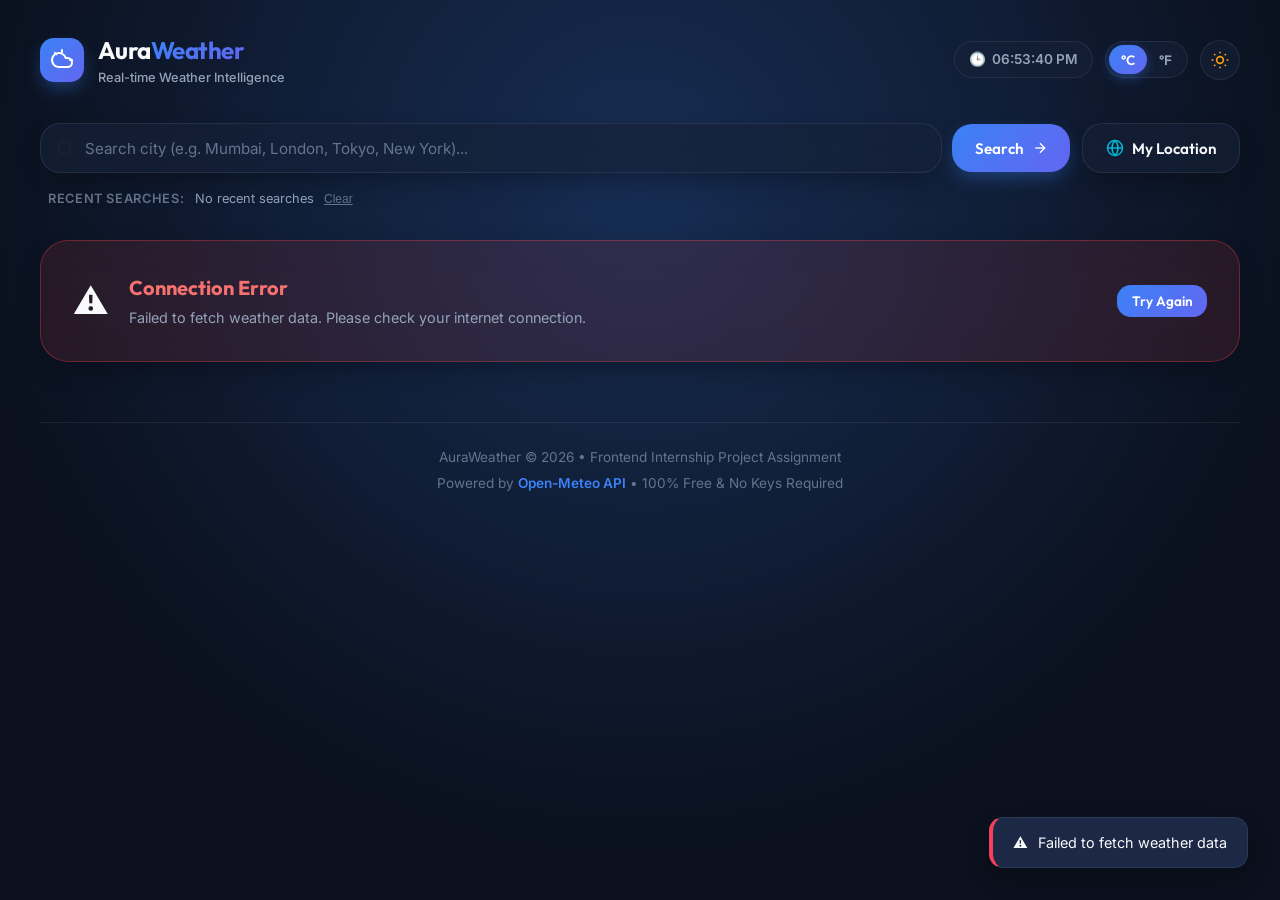
<file: index.html>
<!DOCTYPE html>
<html lang="en" data-theme="dark">
<head>
  <meta charset="UTF-8">
  <meta name="viewport" content="width=device-width, initial-scale=1.0">
  <meta name="description" content="AuraWeather - Real-time responsive weather dashboard with 5-day forecast, interactive metrics, geolocation, and dark mode.">
  <meta name="keywords" content="Weather Dashboard, Real-time Weather, Forecast, HTML CSS JavaScript, Frontend Project">
  <meta name="author" content="Internship Mini Project">
  <title>AuraWeather | Modern Weather Information Dashboard</title>

  <link rel="preconnect" href="https://fonts.googleapis.com">
  <link rel="preconnect" href="https://fonts.gstatic.com" crossorigin>
  <link href="https://fonts.googleapis.com/css2?family=Inter:wght@300;400;500;600;700&family=Outfit:wght@400;500;600;700;800&display=swap" rel="stylesheet">
  <link rel="stylesheet" href="style.css">
</head>
<body>
  <div class="weather-backdrop" id="weatherBackdrop" aria-hidden="true"></div>
  <div class="toast-container" id="toastContainer" role="status" aria-live="polite"></div>

  <div class="app-layout">
    <header class="app-header">
      <div class="brand-container">
        <div class="brand-icon">
          <svg viewBox="0 0 24 24" fill="none" stroke="currentColor" stroke-width="2" stroke-linecap="round" stroke-linejoin="round">
            <path d="M17.5 19H9a7 7 0 1 1 6.71-9h1.79a4.5 4.5 0 1 1 0 9Z"/>
            <path d="M12 2v2"/>
            <path d="M4.93 4.93l1.41 1.41"/>
            <path d="M20 12h2"/>
          </svg>
        </div>
        <div>
          <h1 class="brand-title">Aura<span>Weather</span></h1>
          <p class="brand-subtitle">Real-time Weather Intelligence</p>
        </div>
      </div>

      <div class="header-controls">
        <div class="live-clock" id="liveClock" title="Current Local Time">
          <span class="clock-icon">🕒</span>
          <span id="currentTime">--:--:--</span>
        </div>

        <div class="unit-toggle" id="unitToggle" role="group" aria-label="Temperature unit toggle">
          <button type="button" class="unit-btn active" id="unitCelsius" data-unit="metric" title="Celsius">°C</button>
          <button type="button" class="unit-btn" id="unitFahrenheit" data-unit="imperial" title="Fahrenheit">°F</button>
        </div>

        <button type="button" class="theme-toggle-btn" id="themeToggleBtn" aria-label="Toggle dark/light mode" title="Toggle Theme">
          <svg class="sun-icon" viewBox="0 0 24 24" fill="none" stroke="currentColor" stroke-width="2">
            <circle cx="12" cy="12" r="4"/>
            <path d="M12 2v2"/>
            <path d="M12 20v2"/>
            <path d="m4.93 4.93 1.41 1.41"/>
            <path d="m17.66 17.66 1.41 1.41"/>
            <path d="M2 12h2"/>
            <path d="M20 12h2"/>
            <path d="m6.34 17.66-1.41 1.41"/>
            <path d="m19.07 4.93-1.41 1.41"/>
          </svg>
          <svg class="moon-icon" viewBox="0 0 24 24" fill="none" stroke="currentColor" stroke-width="2">
            <path d="M12 3a6 6 0 0 0 9 9 9 9 0 1 1-9-9Z"/>
          </svg>
        </button>
      </div>
    </header>

    <section class="search-section" aria-label="City search section">
      <div class="search-bar-wrapper">
        <form class="search-form" id="searchForm" autocomplete="off" onsubmit="return false;">
          <div class="search-input-box">
            <span class="search-icon" aria-hidden="true">
              <svg viewBox="0 0 24 24" fill="none" stroke="currentColor" stroke-width="2">
                <circle cx="11" cy="11" r="8"/>
                <path d="m21 21-4.3-4.3"/>
              </svg>
            </span>
            <input 
              type="text" 
              id="cityInput" 
              class="city-input" 
              placeholder="Search city (e.g. Mumbai, London, Tokyo, New York)..." 
              aria-label="City search input"
              aria-autocomplete="list"
              aria-controls="autocompleteList"
            />
            <button type="button" class="clear-input-btn hidden" id="clearInputBtn" aria-label="Clear search input">
              &times;
            </button>
            <ul class="autocomplete-list hidden" id="autocompleteList" role="listbox"></ul>
          </div>

          <button type="submit" class="btn btn-primary" id="searchBtn">
            <span>Search</span>
            <svg viewBox="0 0 24 24" fill="none" stroke="currentColor" stroke-width="2" class="btn-arrow">
              <path d="M5 12h14"/>
              <path d="m12 5 7 7-7 7"/>
            </svg>
          </button>
        </form>

        <button type="button" class="btn btn-location" id="locationBtn" title="Detect your current location">
          <svg viewBox="0 0 24 24" fill="none" stroke="currentColor" stroke-width="2">
            <circle cx="12" cy="12" r="10"/>
            <path d="M12 2a14.5 14.5 0 0 0 0 20 14.5 14.5 0 0 0 0-20"/>
            <path d="M2 12h20"/>
          </svg>
          <span>My Location</span>
        </button>
      </div>

      <div class="recent-searches-bar" id="recentSearchesBar">
        <span class="recent-label">Recent Searches:</span>
        <div class="recent-chips" id="recentChips"></div>
        <button type="button" class="clear-recent-btn" id="clearRecentBtn" title="Clear search history">Clear</button>
      </div>
    </section>

    <main class="dashboard-content" id="dashboardContent">
      <div class="skeleton-wrapper hidden" id="skeletonLoader" aria-hidden="true">
        <div class="skeleton-card hero-skeleton"></div>
        <div class="skeleton-grid">
          <div class="skeleton-card"></div>
          <div class="skeleton-card"></div>
          <div class="skeleton-card"></div>
          <div class="skeleton-card"></div>
        </div>
        <div class="skeleton-card forecast-skeleton"></div>
      </div>

      <div class="error-banner hidden" id="errorBanner" role="alert">
        <div class="error-icon">⚠️</div>
        <div class="error-details">
          <h2 class="error-title" id="errorTitle">Location Not Found</h2>
          <p class="error-message" id="errorMessage">We couldn't retrieve weather data for this location. Please check the spelling and try again.</p>
        </div>
        <button type="button" class="btn btn-sm" id="errorRetryBtn">Try Again</button>
      </div>

      <div class="weather-view" id="weatherView">
        <div class="current-weather-grid">
          <div class="card weather-hero-card">
            <div class="hero-header">
              <div>
                <div class="location-badge" id="locationBadge">
                  <svg viewBox="0 0 24 24" fill="none" stroke="currentColor" stroke-width="2">
                    <path d="M20 10c0 6-8 12-8 12s-8-6-8-12a8 8 0 0 1 16 0Z"/>
                    <circle cx="12" cy="10" r="3"/>
                  </svg>
                  <span id="countryName">--</span>
                </div>
                <h2 class="city-name" id="cityName">--</h2>
                <p class="date-text" id="weatherDate">--</p>
              </div>
              <div class="hero-weather-icon-wrap" id="heroWeatherIcon"></div>
            </div>

            <div class="hero-temp-block">
              <div class="temp-display">
                <span class="temp-number" id="currentTemp">--</span>
                <span class="temp-unit" id="tempUnitLabel">°C</span>
              </div>
              <div class="temp-meta">
                <p class="weather-condition" id="weatherCondition">--</p>
                <p class="feels-like">Feels like <strong id="feelsLikeTemp">--°</strong></p>
                <div class="hi-lo-pill">
                  <span>↓ <span id="minTemp">--°</span></span>
                  <span class="pill-divider">•</span>
                  <span>↑ <span id="maxTemp">--°</span></span>
                </div>
              </div>
            </div>
          </div>

          <div class="metrics-grid">
            <div class="card metric-card">
              <div class="metric-header">
                <span class="metric-title">Humidity</span>
                <span class="metric-icon-bubble blue">💧</span>
              </div>
              <div class="metric-value-row">
                <span class="metric-val" id="humidityVal">--%</span>
              </div>
              <div class="progress-bar-track">
                <div class="progress-bar-fill" id="humidityProgress" style="width: 0%;"></div>
              </div>
              <p class="metric-subtext" id="humidityStatus">Comfortable</p>
            </div>

            <div class="card metric-card">
              <div class="metric-header">
                <span class="metric-title">Wind Speed</span>
                <span class="metric-icon-bubble teal">💨</span>
              </div>
              <div class="metric-value-row">
                <span class="metric-val" id="windVal">--</span>
                <span class="metric-unit" id="windUnitLabel">km/h</span>
              </div>
              <div class="wind-direction-wrap">
                <div class="compass-arrow" id="compassArrow">▲</div>
                <span class="metric-subtext" id="windDirectionText">Direction: --</span>
              </div>
            </div>

            <div class="card metric-card">
              <div class="metric-header">
                <span class="metric-title">UV Index</span>
                <span class="metric-icon-bubble amber">☀️</span>
              </div>
              <div class="metric-value-row">
                <span class="metric-val" id="uvVal">--</span>
                <span class="badge" id="uvBadge">Normal</span>
              </div>
              <div class="progress-bar-track">
                <div class="progress-bar-fill uv-fill" id="uvProgress" style="width: 0%;"></div>
              </div>
              <p class="metric-subtext" id="uvAdvice">Sun protection not required</p>
            </div>

            <div class="card metric-card">
              <div class="metric-header">
                <span class="metric-title">Air Pressure</span>
                <span class="metric-icon-bubble purple">⏲️</span>
              </div>
              <div class="metric-value-row">
                <span class="metric-val" id="pressureVal">--</span>
                <span class="metric-unit">hPa</span>
              </div>
              <p class="metric-subtext" id="pressureStatus">Normal atmospheric pressure</p>
            </div>

            <div class="card metric-card sun-cycle-card">
              <div class="metric-header">
                <span class="metric-title">Sun Schedule</span>
                <span class="metric-icon-bubble orange">🌅</span>
              </div>
              <div class="sun-times-grid">
                <div class="sun-time-item">
                  <span class="sun-emoji">🌅 Sunrise</span>
                  <span class="sun-val" id="sunriseTime">--:--</span>
                </div>
                <div class="sun-divider"></div>
                <div class="sun-time-item">
                  <span class="sun-emoji">🌇 Sunset</span>
                  <span class="sun-val" id="sunsetTime">--:--</span>
                </div>
              </div>
            </div>

            <div class="card metric-card">
              <div class="metric-header">
                <span class="metric-title">Precipitation</span>
                <span class="metric-icon-bubble indigo">🌧️</span>
              </div>
              <div class="metric-value-row">
                <span class="metric-val" id="rainProbVal">--%</span>
              </div>
              <p class="metric-subtext" id="rainAmountText">Expected rainfall: 0 mm</p>
            </div>
          </div>
        </div>

        <section class="card hourly-section" aria-label="Hourly Forecast">
          <div class="section-header">
            <h3 class="section-title">
              <svg viewBox="0 0 24 24" fill="none" stroke="currentColor" stroke-width="2">
                <circle cx="12" cy="12" r="10"/>
                <polyline points="12 6 12 12 16 14"/>
              </svg>
              Hourly Forecast (Next 24 Hours)
            </h3>
            <span class="section-badge">Scrollable</span>
          </div>
          <div class="hourly-slider" id="hourlySlider"></div>
        </section>

        <section class="card forecast-section" aria-label="5-Day Forecast">
          <div class="section-header">
            <h3 class="section-title">
              <svg viewBox="0 0 24 24" fill="none" stroke="currentColor" stroke-width="2">
                <rect width="18" height="18" x="3" y="4" rx="2" ry="2"/>
                <line x1="16" x2="16" y1="2" y2="6"/>
                <line x1="8" x2="8" y1="2" y2="6"/>
                <line x1="3" x2="21" y1="10" y2="10"/>
              </svg>
              5-Day Weather Forecast
            </h3>
            <span class="section-badge">Extended Outlook</span>
          </div>

          <div class="forecast-cards-grid" id="forecastCardsGrid"></div>
        </section>
      </div>
    </main>

    <footer class="app-footer">
      <div class="footer-content">
        <p>AuraWeather &copy; 2026 • Frontend Internship Project Assignment</p>
        <p class="footer-powered">Powered by <a href="https://open-meteo.com/" target="_blank" rel="noopener">Open-Meteo API</a> • 100% Free & No Keys Required</p>
      </div>
    </footer>
  </div>

  <script src="app.js"></script>
</body>
</html>
</file>
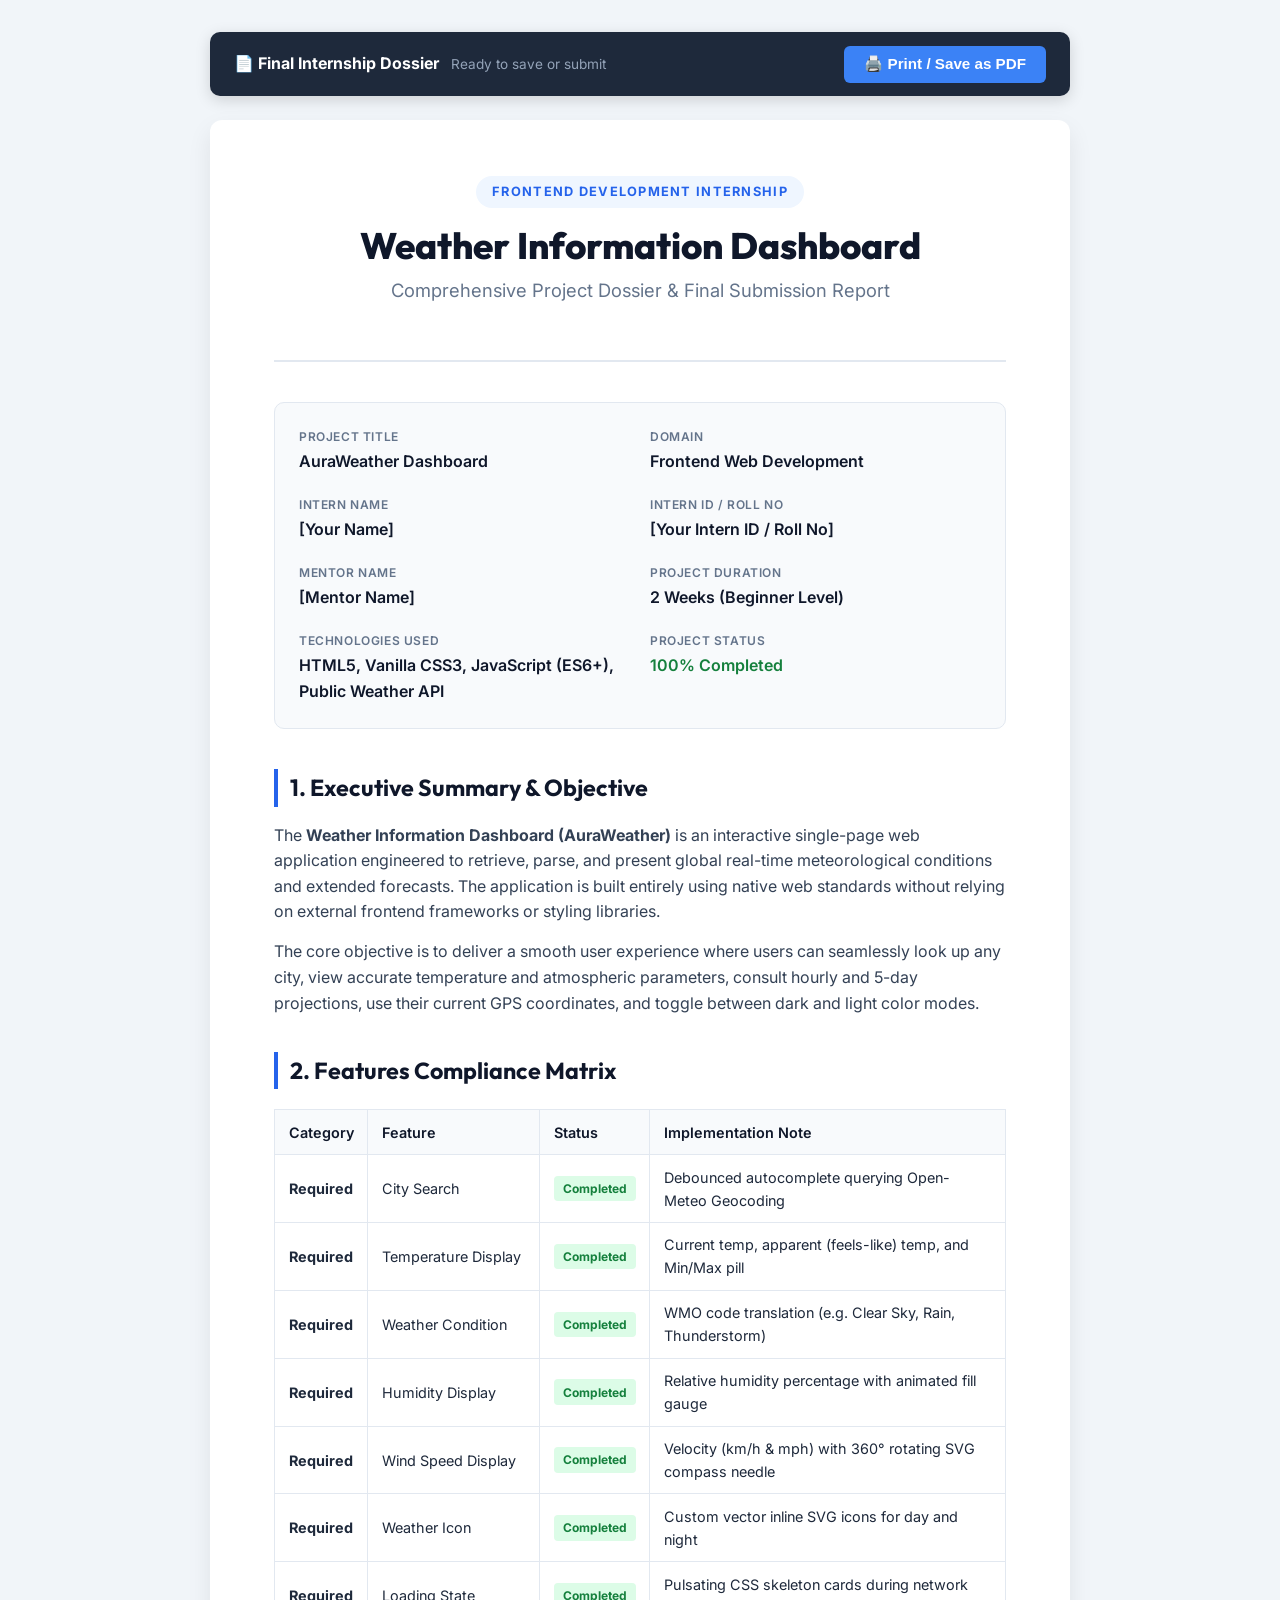
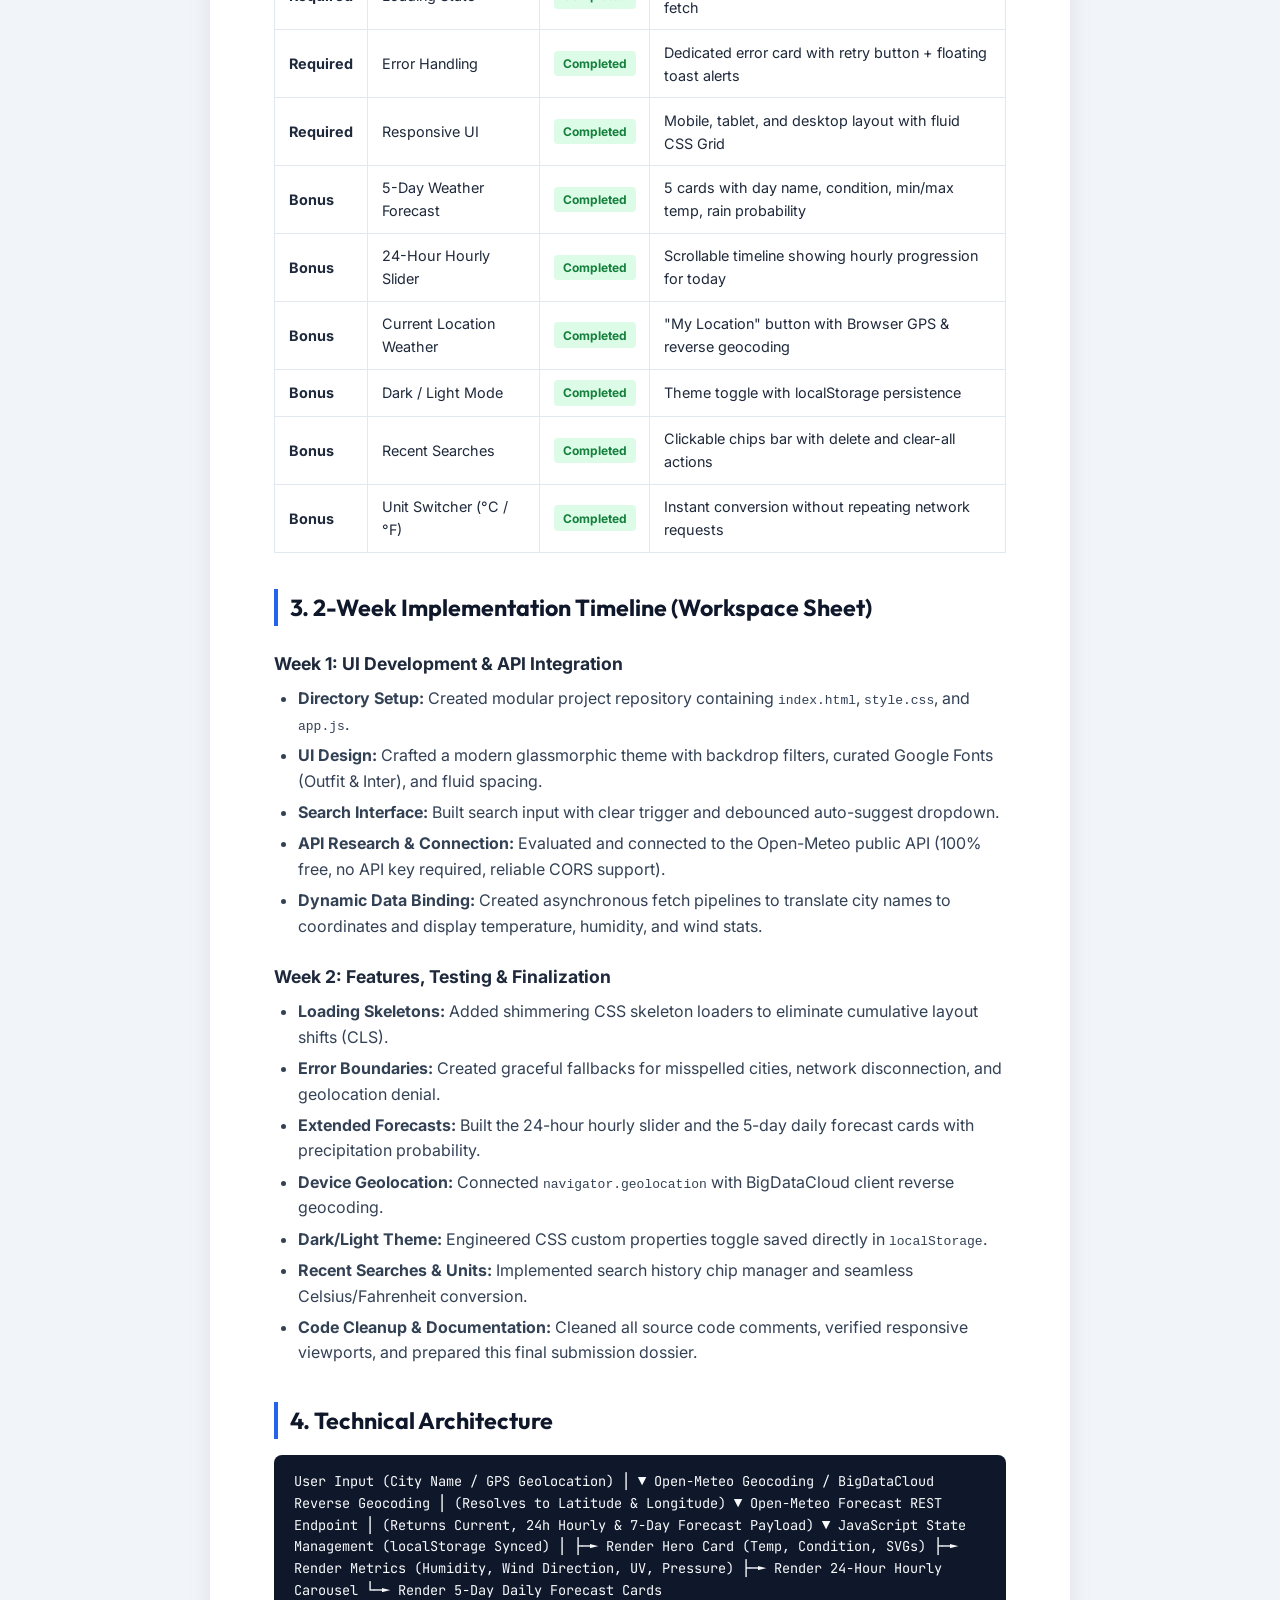
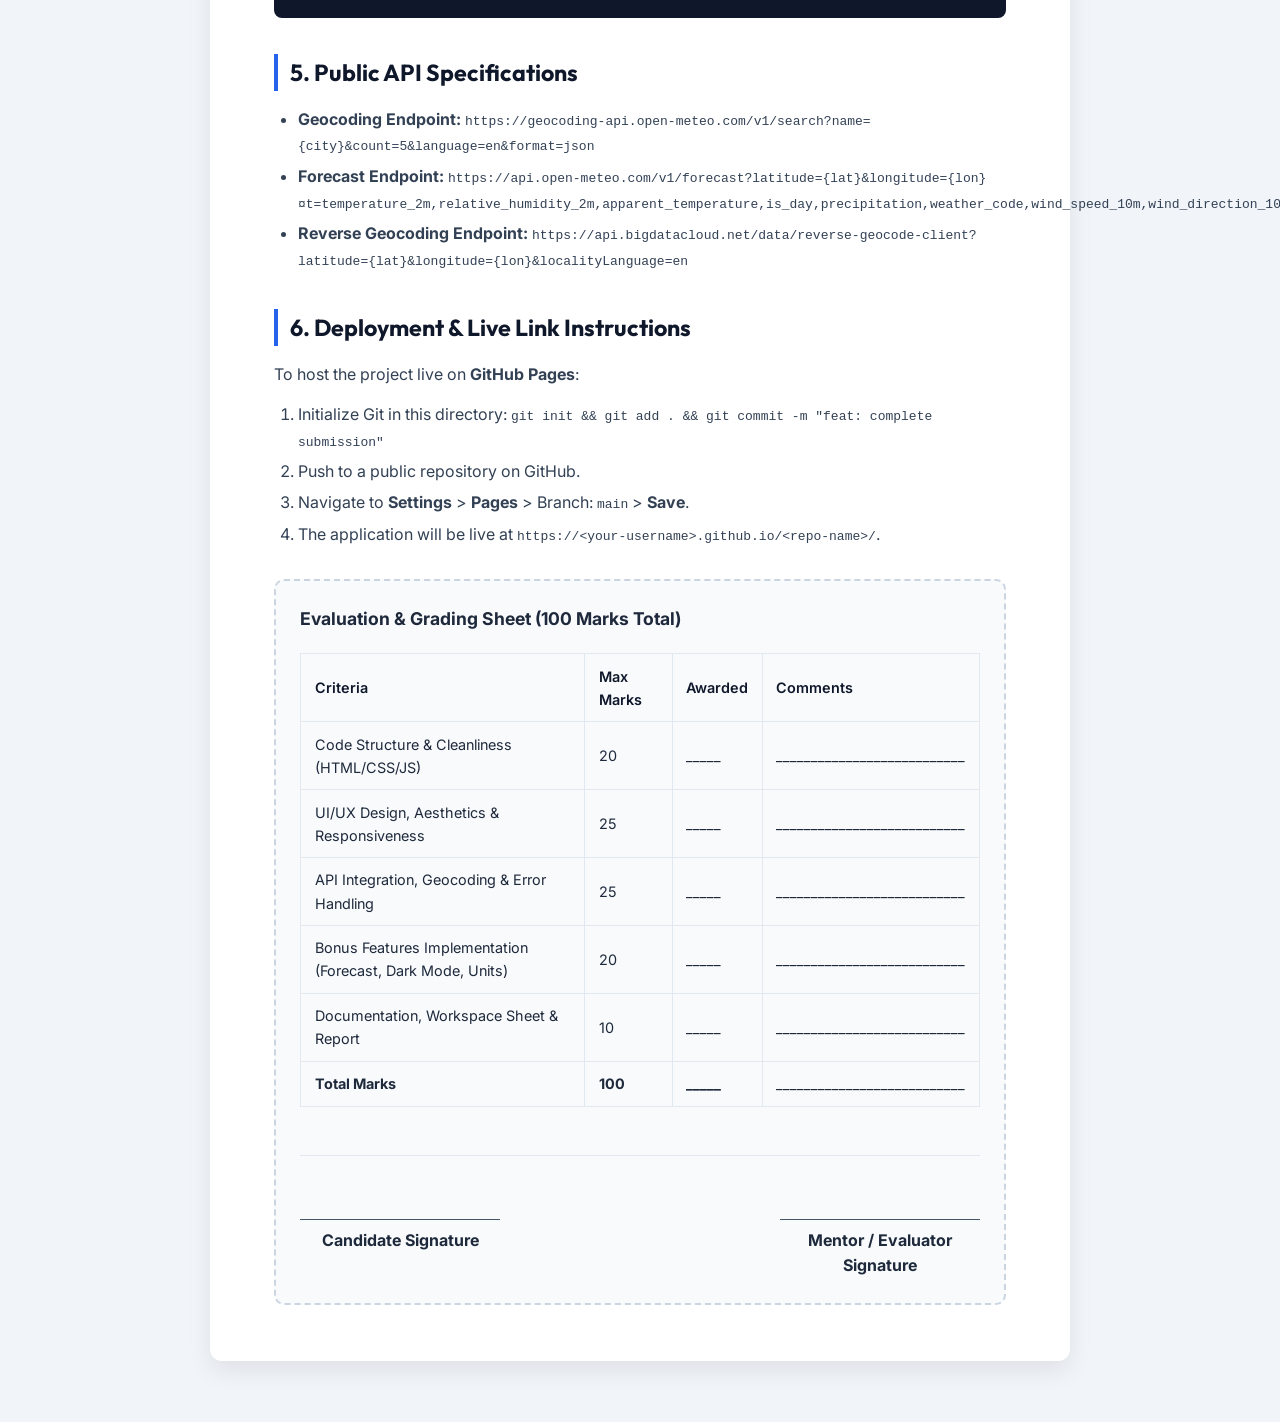
<file: SUBMISSION_DOCUMENT.html>
<!DOCTYPE html>
<html lang="en">
<head>
  <meta charset="UTF-8">
  <title>AuraWeather - Internship Mini Project Final Report</title>
  <style>
    @import url('https://fonts.googleapis.com/css2?family=Inter:wght@300;400;500;600;700&family=Outfit:wght@600;700;800&family=JetBrains+Mono:wght@400;500&display=swap');

    :root {
      --primary: #2563eb;
      --primary-dark: #1d4ed8;
      --text: #1e293b;
      --text-muted: #64748b;
      --border: #e2e8f0;
      --bg-alt: #f8fafc;
      --card-bg: #ffffff;
    }

    * { box-sizing: border-box; margin: 0; padding: 0; }

    body {
      font-family: 'Inter', -apple-system, sans-serif;
      color: var(--text);
      background-color: #f1f5f9;
      line-height: 1.6;
      padding: 2rem 1rem;
    }

    .doc-page {
      max-width: 860px;
      margin: 0 auto 2rem;
      background: #ffffff;
      padding: 3.5rem 4rem;
      border-radius: 12px;
      box-shadow: 0 10px 25px rgba(0, 0, 0, 0.08);
      position: relative;
    }

    .print-bar {
      max-width: 860px;
      margin: 0 auto 1.5rem;
      display: flex;
      justify-content: space-between;
      align-items: center;
      background: #1e293b;
      color: #ffffff;
      padding: 0.85rem 1.5rem;
      border-radius: 10px;
      box-shadow: 0 4px 15px rgba(0,0,0,0.15);
    }

    .print-btn {
      background: #3b82f6;
      color: #ffffff;
      border: none;
      padding: 0.6rem 1.25rem;
      border-radius: 6px;
      font-weight: 600;
      font-size: 0.95rem;
      cursor: pointer;
      display: inline-flex;
      align-items: center;
      gap: 0.5rem;
      transition: background 0.2s;
    }

    .print-btn:hover {
      background: #2563eb;
    }

    .cover-header {
      text-align: center;
      border-bottom: 2px solid var(--border);
      padding-bottom: 2.5rem;
      margin-bottom: 2.5rem;
    }

    .org-badge {
      display: inline-block;
      text-transform: uppercase;
      font-size: 0.8rem;
      font-weight: 700;
      letter-spacing: 0.1em;
      color: var(--primary);
      background: #eff6ff;
      padding: 0.35rem 1rem;
      border-radius: 50px;
      margin-bottom: 1rem;
    }

    .doc-title {
      font-family: 'Outfit', sans-serif;
      font-size: 2.3rem;
      font-weight: 800;
      color: #0f172a;
      line-height: 1.2;
      margin-bottom: 0.5rem;
    }

    .doc-subtitle {
      font-size: 1.15rem;
      color: var(--text-muted);
    }

    .meta-grid {
      display: grid;
      grid-template-columns: repeat(2, 1fr);
      gap: 1.25rem;
      background: var(--bg-alt);
      border: 1px solid var(--border);
      border-radius: 10px;
      padding: 1.5rem;
      margin-bottom: 2.5rem;
    }

    .meta-item {
      display: flex;
      flex-direction: column;
    }

    .meta-label {
      font-size: 0.75rem;
      text-transform: uppercase;
      font-weight: 600;
      color: var(--text-muted);
      letter-spacing: 0.05em;
    }

    .meta-val {
      font-size: 1rem;
      font-weight: 600;
      color: #0f172a;
      margin-top: 0.2rem;
    }

    h2 {
      font-family: 'Outfit', sans-serif;
      font-size: 1.45rem;
      color: #0f172a;
      border-left: 4px solid var(--primary);
      padding-left: 0.75rem;
      margin: 2.25rem 0 1rem;
    }

    h3 {
      font-size: 1.1rem;
      color: #1e293b;
      margin: 1.5rem 0 0.5rem;
    }

    p {
      margin-bottom: 0.9rem;
      color: #334155;
    }

    ul, ol {
      margin: 0.5rem 0 1.25rem 1.5rem;
      color: #334155;
    }

    li {
      margin-bottom: 0.35rem;
    }

    table {
      width: 100%;
      border-collapse: collapse;
      margin: 1.25rem 0;
      font-size: 0.9rem;
    }

    th, td {
      border: 1px solid var(--border);
      padding: 0.65rem 0.85rem;
      text-align: left;
    }

    th {
      background: var(--bg-alt);
      font-weight: 600;
      color: #0f172a;
    }

    .status-badge {
      display: inline-block;
      font-size: 0.75rem;
      font-weight: 700;
      padding: 0.2rem 0.55rem;
      border-radius: 4px;
      background: #dcfce7;
      color: #15803d;
    }

    .code-block {
      background: #0f172a;
      color: #f8fafc;
      padding: 1rem 1.25rem;
      border-radius: 8px;
      font-family: 'JetBrains Mono', monospace;
      font-size: 0.85rem;
      overflow-x: auto;
      margin: 1rem 0;
    }

    .rubric-box {
      border: 2px dashed #cbd5e1;
      padding: 1.5rem;
      border-radius: 10px;
      margin-top: 2rem;
      background: #f8fafc;
    }

    .signature-row {
      display: flex;
      justify-content: space-between;
      margin-top: 3rem;
      padding-top: 1.5rem;
      border-top: 1px solid var(--border);
    }

    .sig-col {
      text-align: center;
      width: 200px;
    }

    .sig-line {
      border-bottom: 1px solid #475569;
      height: 40px;
      margin-bottom: 0.5rem;
    }

    @media print {
      body {
        background: none;
        padding: 0;
      }
      .print-bar {
        display: none;
      }
      .doc-page {
        box-shadow: none;
        padding: 0;
        max-width: 100%;
        margin: 0;
      }
      .page-break {
        page-break-before: always;
      }
    }
  </style>
</head>
<body>

  <div class="print-bar">
    <div>
      <strong>📄 Final Internship Dossier</strong>
      <span style="font-size: 0.85rem; color: #94a3b8; margin-left: 0.5rem;">Ready to save or submit</span>
    </div>
    <button class="print-btn" onclick="window.print()">
      🖨️ Print / Save as PDF
    </button>
  </div>

  <div class="doc-page">
    <div class="cover-header">
      <span class="org-badge">Frontend Development Internship</span>
      <h1 class="doc-title">Weather Information Dashboard</h1>
      <p class="doc-subtitle">Comprehensive Project Dossier & Final Submission Report</p>
    </div>

    <div class="meta-grid">
      <div class="meta-item">
        <span class="meta-label">Project Title</span>
        <span class="meta-val">AuraWeather Dashboard</span>
      </div>
      <div class="meta-item">
        <span class="meta-label">Domain</span>
        <span class="meta-val">Frontend Web Development</span>
      </div>
      <div class="meta-item">
        <span class="meta-label">Intern Name</span>
        <span class="meta-val">[Your Name]</span>
      </div>
      <div class="meta-item">
        <span class="meta-label">Intern ID / Roll No</span>
        <span class="meta-val">[Your Intern ID / Roll No]</span>
      </div>
      <div class="meta-item">
        <span class="meta-label">Mentor Name</span>
        <span class="meta-val">[Mentor Name]</span>
      </div>
      <div class="meta-item">
        <span class="meta-label">Project Duration</span>
        <span class="meta-val">2 Weeks (Beginner Level)</span>
      </div>
      <div class="meta-item">
        <span class="meta-label">Technologies Used</span>
        <span class="meta-val">HTML5, Vanilla CSS3, JavaScript (ES6+), Public Weather API</span>
      </div>
      <div class="meta-item">
        <span class="meta-label">Project Status</span>
        <span class="meta-val" style="color: #15803d;">100% Completed</span>
      </div>
    </div>

    <h2>1. Executive Summary & Objective</h2>
    <p>
      The <strong>Weather Information Dashboard (AuraWeather)</strong> is an interactive single-page web application engineered to retrieve, parse, and present global real-time meteorological conditions and extended forecasts. The application is built entirely using native web standards without relying on external frontend frameworks or styling libraries.
    </p>
    <p>
      The core objective is to deliver a smooth user experience where users can seamlessly look up any city, view accurate temperature and atmospheric parameters, consult hourly and 5-day projections, use their current GPS coordinates, and toggle between dark and light color modes.
    </p>

    <h2>2. Features Compliance Matrix</h2>
    <table>
      <thead>
        <tr>
          <th>Category</th>
          <th>Feature</th>
          <th>Status</th>
          <th>Implementation Note</th>
        </tr>
      </thead>
      <tbody>
        <tr>
          <td><strong>Required</strong></td>
          <td>City Search</td>
          <td><span class="status-badge">Completed</span></td>
          <td>Debounced autocomplete querying Open-Meteo Geocoding</td>
        </tr>
        <tr>
          <td><strong>Required</strong></td>
          <td>Temperature Display</td>
          <td><span class="status-badge">Completed</span></td>
          <td>Current temp, apparent (feels-like) temp, and Min/Max pill</td>
        </tr>
        <tr>
          <td><strong>Required</strong></td>
          <td>Weather Condition</td>
          <td><span class="status-badge">Completed</span></td>
          <td>WMO code translation (e.g. Clear Sky, Rain, Thunderstorm)</td>
        </tr>
        <tr>
          <td><strong>Required</strong></td>
          <td>Humidity Display</td>
          <td><span class="status-badge">Completed</span></td>
          <td>Relative humidity percentage with animated fill gauge</td>
        </tr>
        <tr>
          <td><strong>Required</strong></td>
          <td>Wind Speed Display</td>
          <td><span class="status-badge">Completed</span></td>
          <td>Velocity (km/h & mph) with 360° rotating SVG compass needle</td>
        </tr>
        <tr>
          <td><strong>Required</strong></td>
          <td>Weather Icon</td>
          <td><span class="status-badge">Completed</span></td>
          <td>Custom vector inline SVG icons for day and night</td>
        </tr>
        <tr>
          <td><strong>Required</strong></td>
          <td>Loading State</td>
          <td><span class="status-badge">Completed</span></td>
          <td>Pulsating CSS skeleton cards during network fetch</td>
        </tr>
        <tr>
          <td><strong>Required</strong></td>
          <td>Error Handling</td>
          <td><span class="status-badge">Completed</span></td>
          <td>Dedicated error card with retry button + floating toast alerts</td>
        </tr>
        <tr>
          <td><strong>Required</strong></td>
          <td>Responsive UI</td>
          <td><span class="status-badge">Completed</span></td>
          <td>Mobile, tablet, and desktop layout with fluid CSS Grid</td>
        </tr>
        <tr>
          <td><strong>Bonus</strong></td>
          <td>5-Day Weather Forecast</td>
          <td><span class="status-badge">Completed</span></td>
          <td>5 cards with day name, condition, min/max temp, rain probability</td>
        </tr>
        <tr>
          <td><strong>Bonus</strong></td>
          <td>24-Hour Hourly Slider</td>
          <td><span class="status-badge">Completed</span></td>
          <td>Scrollable timeline showing hourly progression for today</td>
        </tr>
        <tr>
          <td><strong>Bonus</strong></td>
          <td>Current Location Weather</td>
          <td><span class="status-badge">Completed</span></td>
          <td>"My Location" button with Browser GPS & reverse geocoding</td>
        </tr>
        <tr>
          <td><strong>Bonus</strong></td>
          <td>Dark / Light Mode</td>
          <td><span class="status-badge">Completed</span></td>
          <td>Theme toggle with localStorage persistence</td>
        </tr>
        <tr>
          <td><strong>Bonus</strong></td>
          <td>Recent Searches</td>
          <td><span class="status-badge">Completed</span></td>
          <td>Clickable chips bar with delete and clear-all actions</td>
        </tr>
        <tr>
          <td><strong>Bonus</strong></td>
          <td>Unit Switcher (°C / °F)</td>
          <td><span class="status-badge">Completed</span></td>
          <td>Instant conversion without repeating network requests</td>
        </tr>
      </tbody>
    </table>

    <div class="page-break"></div>

    <h2>3. 2-Week Implementation Timeline (Workspace Sheet)</h2>
    <h3>Week 1: UI Development & API Integration</h3>
    <ul>
      <li><strong>Directory Setup:</strong> Created modular project repository containing <code>index.html</code>, <code>style.css</code>, and <code>app.js</code>.</li>
      <li><strong>UI Design:</strong> Crafted a modern glassmorphic theme with backdrop filters, curated Google Fonts (Outfit & Inter), and fluid spacing.</li>
      <li><strong>Search Interface:</strong> Built search input with clear trigger and debounced auto-suggest dropdown.</li>
      <li><strong>API Research & Connection:</strong> Evaluated and connected to the Open-Meteo public API (100% free, no API key required, reliable CORS support).</li>
      <li><strong>Dynamic Data Binding:</strong> Created asynchronous fetch pipelines to translate city names to coordinates and display temperature, humidity, and wind stats.</li>
    </ul>

    <h3>Week 2: Features, Testing & Finalization</h3>
    <ul>
      <li><strong>Loading Skeletons:</strong> Added shimmering CSS skeleton loaders to eliminate cumulative layout shifts (CLS).</li>
      <li><strong>Error Boundaries:</strong> Created graceful fallbacks for misspelled cities, network disconnection, and geolocation denial.</li>
      <li><strong>Extended Forecasts:</strong> Built the 24-hour hourly slider and the 5-day daily forecast cards with precipitation probability.</li>
      <li><strong>Device Geolocation:</strong> Connected <code>navigator.geolocation</code> with BigDataCloud client reverse geocoding.</li>
      <li><strong>Dark/Light Theme:</strong> Engineered CSS custom properties toggle saved directly in <code>localStorage</code>.</li>
      <li><strong>Recent Searches & Units:</strong> Implemented search history chip manager and seamless Celsius/Fahrenheit conversion.</li>
      <li><strong>Code Cleanup & Documentation:</strong> Cleaned all source code comments, verified responsive viewports, and prepared this final submission dossier.</li>
    </ul>

    <h2>4. Technical Architecture</h2>
    <div class="code-block">
User Input (City Name / GPS Geolocation)
   │
   ▼
Open-Meteo Geocoding / BigDataCloud Reverse Geocoding
   │ (Resolves to Latitude & Longitude)
   ▼
Open-Meteo Forecast REST Endpoint
   │ (Returns Current, 24h Hourly & 7-Day Forecast Payload)
   ▼
JavaScript State Management (localStorage Synced)
   │
   ├─► Render Hero Card (Temp, Condition, SVGs)
   ├─► Render Metrics (Humidity, Wind Direction, UV, Pressure)
   ├─► Render 24-Hour Hourly Carousel
   └─► Render 5-Day Daily Forecast Cards
    </div>

    <h2>5. Public API Specifications</h2>
    <ul>
      <li><strong>Geocoding Endpoint:</strong> <code>https://geocoding-api.open-meteo.com/v1/search?name={city}&count=5&language=en&format=json</code></li>
      <li><strong>Forecast Endpoint:</strong> <code>https://api.open-meteo.com/v1/forecast?latitude={lat}&longitude={lon}&current=temperature_2m,relative_humidity_2m,apparent_temperature,is_day,precipitation,weather_code,wind_speed_10m,wind_direction_10m,surface_pressure&hourly=temperature_2m,weather_code,is_day&daily=weather_code,temperature_2m_max,temperature_2m_min,sunrise,sunset,uv_index_max,precipitation_probability_max,precipitation_sum&timezone=auto</code></li>
      <li><strong>Reverse Geocoding Endpoint:</strong> <code>https://api.bigdatacloud.net/data/reverse-geocode-client?latitude={lat}&longitude={lon}&localityLanguage=en</code></li>
    </ul>

    <h2>6. Deployment & Live Link Instructions</h2>
    <p>
      To host the project live on <strong>GitHub Pages</strong>:
    </p>
    <ol>
      <li>Initialize Git in this directory: <code>git init && git add . && git commit -m "feat: complete submission"</code></li>
      <li>Push to a public repository on GitHub.</li>
      <li>Navigate to <strong>Settings</strong> &gt; <strong>Pages</strong> &gt; Branch: <code>main</code> &gt; <strong>Save</strong>.</li>
      <li>The application will be live at <code>https://&lt;your-username&gt;.github.io/&lt;repo-name&gt;/</code>.</li>
    </ol>

    <div class="rubric-box">
      <h3 style="margin-top: 0;">Evaluation & Grading Sheet (100 Marks Total)</h3>
      <table>
        <thead>
          <tr>
            <th>Criteria</th>
            <th>Max Marks</th>
            <th>Awarded</th>
            <th>Comments</th>
          </tr>
        </thead>
        <tbody>
          <tr>
            <td>Code Structure & Cleanliness (HTML/CSS/JS)</td>
            <td>20</td>
            <td>_____</td>
            <td>___________________________</td>
          </tr>
          <tr>
            <td>UI/UX Design, Aesthetics & Responsiveness</td>
            <td>25</td>
            <td>_____</td>
            <td>___________________________</td>
          </tr>
          <tr>
            <td>API Integration, Geocoding & Error Handling</td>
            <td>25</td>
            <td>_____</td>
            <td>___________________________</td>
          </tr>
          <tr>
            <td>Bonus Features Implementation (Forecast, Dark Mode, Units)</td>
            <td>20</td>
            <td>_____</td>
            <td>___________________________</td>
          </tr>
          <tr>
            <td>Documentation, Workspace Sheet & Report</td>
            <td>10</td>
            <td>_____</td>
            <td>___________________________</td>
          </tr>
          <tr>
            <td><strong>Total Marks</strong></td>
            <td><strong>100</strong></td>
            <td><strong>_____</strong></td>
            <td>___________________________</td>
          </tr>
        </tbody>
      </table>

      <div class="signature-row">
        <div class="sig-col">
          <div class="sig-line"></div>
          <strong>Candidate Signature</strong>
        </div>
        <div class="sig-col">
          <div class="sig-line"></div>
          <strong>Mentor / Evaluator Signature</strong>
        </div>
      </div>
    </div>
  </div>

</body>
</html>
</file>
<file: style.css>
:root {
  --bg-primary: #0b111e;
  --bg-secondary: rgba(18, 26, 44, 0.7);
  --bg-card: rgba(22, 33, 56, 0.65);
  --bg-card-hover: rgba(30, 44, 75, 0.85);
  --bg-elevated: rgba(36, 52, 88, 0.7);

  --border-subtle: rgba(255, 255, 255, 0.08);
  --border-hover: rgba(255, 255, 255, 0.18);
  --border-focus: #3b82f6;

  --text-primary: #f8fafc;
  --text-secondary: #94a3b8;
  --text-muted: #64748b;
  --text-inverse: #0f172a;

  --primary-gradient: linear-gradient(135deg, #3b82f6 0%, #6366f1 100%);
  --accent-cyan: #06b6d4;
  --accent-amber: #f59e0b;
  --accent-emerald: #10b981;
  --accent-rose: #f43f5e;
  --accent-purple: #8b5cf6;

  --glass-blur: blur(16px);
  --glass-shadow: 0 10px 30px -10px rgba(0, 0, 0, 0.45);
  --card-border: 1px solid var(--border-subtle);

  --font-heading: 'Outfit', -apple-system, BlinkMacSystemFont, 'Segoe UI', Roboto, sans-serif;
  --font-body: 'Inter', -apple-system, BlinkMacSystemFont, 'Segoe UI', Roboto, sans-serif;

  --transition-fast: 0.15s ease;
  --transition-normal: 0.25s cubic-bezier(0.4, 0, 0.2, 1);
  --transition-slow: 0.4s cubic-bezier(0.4, 0, 0.2, 1);

  --radius-sm: 8px;
  --radius-md: 14px;
  --radius-lg: 20px;
  --radius-xl: 28px;
  --radius-full: 9999px;

  --weather-glow: radial-gradient(circle at 50% 20%, rgba(59, 130, 246, 0.25) 0%, transparent 70%);
}

[data-theme="light"] {
  --bg-primary: #f0f4f8;
  --bg-secondary: rgba(255, 255, 255, 0.8);
  --bg-card: rgba(255, 255, 255, 0.75);
  --bg-card-hover: rgba(255, 255, 255, 0.95);
  --bg-elevated: #ffffff;

  --border-subtle: rgba(0, 0, 0, 0.08);
  --border-hover: rgba(0, 0, 0, 0.15);
  --border-focus: #2563eb;

  --text-primary: #0f172a;
  --text-secondary: #475569;
  --text-muted: #64748b;
  --text-inverse: #f8fafc;

  --glass-blur: blur(20px);
  --glass-shadow: 0 10px 30px -10px rgba(100, 116, 139, 0.15);
  --card-border: 1px solid rgba(0, 0, 0, 0.06);

  --weather-glow: radial-gradient(circle at 50% 20%, rgba(59, 130, 246, 0.18) 0%, transparent 70%);
}

*, *::before, *::after {
  box-sizing: border-box;
  margin: 0;
  padding: 0;
}

body {
  font-family: var(--font-body);
  background-color: var(--bg-primary);
  color: var(--text-primary);
  line-height: 1.5;
  min-height: 100vh;
  overflow-x: hidden;
  transition: background-color var(--transition-slow), color var(--transition-slow);
  position: relative;
  -webkit-font-smoothing: antialiased;
}

.weather-backdrop {
  position: fixed;
  top: 0;
  left: 0;
  right: 0;
  bottom: 0;
  background: var(--weather-glow);
  pointer-events: none;
  z-index: 0;
  transition: background 1s ease;
}

body.weather-sunny .weather-backdrop {
  background: radial-gradient(circle at 60% 15%, rgba(245, 158, 11, 0.3) 0%, rgba(59, 130, 246, 0.15) 50%, transparent 80%);
}
body.weather-cloudy .weather-backdrop {
  background: radial-gradient(circle at 50% 25%, rgba(100, 116, 139, 0.3) 0%, rgba(51, 65, 85, 0.15) 60%, transparent 80%);
}
body.weather-rainy .weather-backdrop {
  background: radial-gradient(circle at 40% 20%, rgba(14, 165, 233, 0.25) 0%, rgba(30, 58, 138, 0.25) 60%, transparent 85%);
}
body.weather-snowy .weather-backdrop {
  background: radial-gradient(circle at 50% 20%, rgba(186, 230, 253, 0.3) 0%, rgba(224, 242, 254, 0.1) 60%, transparent 80%);
}
body.weather-stormy .weather-backdrop {
  background: radial-gradient(circle at 50% 20%, rgba(124, 58, 237, 0.3) 0%, rgba(15, 23, 42, 0.4) 60%, transparent 85%);
}

.app-layout {
  position: relative;
  z-index: 1;
  max-width: 1240px;
  margin: 0 auto;
  padding: 1.5rem 1.25rem 3rem;
  display: flex;
  flex-direction: column;
  gap: 1.75rem;
}

.app-header {
  display: flex;
  align-items: center;
  justify-content: space-between;
  gap: 1rem;
  flex-wrap: wrap;
  padding: 0.5rem 0;
}

.brand-container {
  display: flex;
  align-items: center;
  gap: 0.85rem;
}

.brand-icon {
  width: 44px;
  height: 44px;
  background: var(--primary-gradient);
  border-radius: var(--radius-md);
  display: flex;
  align-items: center;
  justify-content: center;
  color: #ffffff;
  box-shadow: 0 8px 20px -4px rgba(59, 130, 246, 0.45);
}

.brand-icon svg {
  width: 24px;
  height: 24px;
}

.brand-title {
  font-family: var(--font-heading);
  font-size: 1.5rem;
  font-weight: 700;
  letter-spacing: -0.02em;
}

.brand-title span {
  background: var(--primary-gradient);
  -webkit-background-clip: text;
  -webkit-text-fill-color: transparent;
}

.brand-subtitle {
  font-size: 0.8rem;
  color: var(--text-secondary);
  font-weight: 500;
}

.header-controls {
  display: flex;
  align-items: center;
  gap: 0.75rem;
}

.live-clock {
  display: flex;
  align-items: center;
  gap: 0.4rem;
  background: var(--bg-card);
  backdrop-filter: var(--glass-blur);
  padding: 0.45rem 0.85rem;
  border-radius: var(--radius-full);
  border: var(--card-border);
  font-size: 0.85rem;
  font-weight: 600;
  color: var(--text-secondary);
}

.unit-toggle {
  display: flex;
  background: var(--bg-card);
  backdrop-filter: var(--glass-blur);
  border: var(--card-border);
  border-radius: var(--radius-full);
  padding: 3px;
}

.unit-btn {
  border: none;
  background: transparent;
  color: var(--text-secondary);
  font-family: var(--font-heading);
  font-weight: 600;
  font-size: 0.85rem;
  padding: 0.35rem 0.75rem;
  border-radius: var(--radius-full);
  cursor: pointer;
  transition: all var(--transition-normal);
}

.unit-btn.active {
  background: var(--primary-gradient);
  color: #ffffff;
  box-shadow: 0 4px 12px rgba(59, 130, 246, 0.35);
}

.theme-toggle-btn {
  width: 40px;
  height: 40px;
  border-radius: var(--radius-full);
  border: var(--card-border);
  background: var(--bg-card);
  backdrop-filter: var(--glass-blur);
  color: var(--text-primary);
  display: flex;
  align-items: center;
  justify-content: center;
  cursor: pointer;
  transition: all var(--transition-normal);
}

.theme-toggle-btn:hover {
  background: var(--bg-card-hover);
  border-color: var(--border-hover);
  transform: translateY(-1px);
}

.theme-toggle-btn svg {
  width: 20px;
  height: 20px;
}

[data-theme="dark"] .theme-toggle-btn .moon-icon {
  display: none;
}
[data-theme="dark"] .theme-toggle-btn .sun-icon {
  display: block;
  color: var(--accent-amber);
}

[data-theme="light"] .theme-toggle-btn .sun-icon {
  display: none;
}
[data-theme="light"] .theme-toggle-btn .moon-icon {
  display: block;
  color: #3b82f6;
}

.search-section {
  display: flex;
  flex-direction: column;
  gap: 0.75rem;
}

.search-bar-wrapper {
  display: flex;
  align-items: center;
  gap: 0.75rem;
  width: 100%;
}

.search-form {
  flex: 1;
  display: flex;
  align-items: center;
  gap: 0.65rem;
}

.search-input-box {
  position: relative;
  flex: 1;
  display: flex;
  align-items: center;
}

.search-icon {
  position: absolute;
  left: 1rem;
  color: var(--text-muted);
  display: flex;
  align-items: center;
  pointer-events: none;
}

.search-icon svg {
  width: 18px;
  height: 18px;
}

.city-input {
  width: 100%;
  padding: 0.9rem 2.8rem 0.9rem 2.75rem;
  background: var(--bg-card);
  backdrop-filter: var(--glass-blur);
  border: var(--card-border);
  border-radius: var(--radius-lg);
  font-family: var(--font-body);
  font-size: 0.95rem;
  color: var(--text-primary);
  outline: none;
  box-shadow: var(--glass-shadow);
  transition: all var(--transition-normal);
}

.city-input::placeholder {
  color: var(--text-muted);
}

.city-input:focus {
  border-color: var(--border-focus);
  background: var(--bg-card-hover);
  box-shadow: 0 0 0 4px rgba(59, 130, 246, 0.15), var(--glass-shadow);
}

.clear-input-btn {
  position: absolute;
  right: 1rem;
  background: none;
  border: none;
  color: var(--text-muted);
  font-size: 1.25rem;
  cursor: pointer;
  padding: 0.2rem;
  display: flex;
  align-items: center;
  justify-content: center;
}

.clear-input-btn:hover {
  color: var(--text-primary);
}

.autocomplete-list {
  position: absolute;
  top: calc(100% + 6px);
  left: 0;
  right: 0;
  background: var(--bg-elevated);
  backdrop-filter: var(--glass-blur);
  border: var(--card-border);
  border-radius: var(--radius-md);
  box-shadow: 0 15px 35px -5px rgba(0, 0, 0, 0.4);
  list-style: none;
  max-height: 250px;
  overflow-y: auto;
  z-index: 100;
  display: flex;
  flex-direction: column;
}

.autocomplete-item {
  padding: 0.75rem 1rem;
  display: flex;
  align-items: center;
  justify-content: space-between;
  cursor: pointer;
  border-bottom: 1px solid var(--border-subtle);
  transition: background var(--transition-fast);
}

.autocomplete-item:last-child {
  border-bottom: none;
}

.autocomplete-item:hover,
.autocomplete-item.active {
  background: rgba(59, 130, 246, 0.15);
}

.autocomplete-city {
  font-weight: 600;
  color: var(--text-primary);
}

.autocomplete-country {
  font-size: 0.8rem;
  color: var(--text-secondary);
}

.btn {
  display: inline-flex;
  align-items: center;
  justify-content: center;
  gap: 0.5rem;
  padding: 0.9rem 1.4rem;
  border-radius: var(--radius-lg);
  font-family: var(--font-heading);
  font-weight: 600;
  font-size: 0.95rem;
  cursor: pointer;
  border: none;
  transition: all var(--transition-normal);
  white-space: nowrap;
}

.btn-primary {
  background: var(--primary-gradient);
  color: #ffffff;
  box-shadow: 0 8px 20px -4px rgba(59, 130, 246, 0.4);
}

.btn-primary:hover {
  transform: translateY(-2px);
  box-shadow: 0 12px 25px -4px rgba(59, 130, 246, 0.55);
}

.btn-primary:active {
  transform: translateY(0);
}

.btn-arrow {
  width: 16px;
  height: 16px;
  transition: transform var(--transition-fast);
}

.btn-primary:hover .btn-arrow {
  transform: translateX(3px);
}

.btn-location {
  background: var(--bg-card);
  backdrop-filter: var(--glass-blur);
  border: var(--card-border);
  color: var(--text-primary);
  box-shadow: var(--glass-shadow);
}

.btn-location svg {
  width: 18px;
  height: 18px;
  color: var(--accent-cyan);
}

.btn-location:hover {
  background: var(--bg-card-hover);
  border-color: var(--border-hover);
  transform: translateY(-2px);
}

.btn-sm {
  padding: 0.45rem 0.9rem;
  font-size: 0.85rem;
  border-radius: var(--radius-md);
  background: var(--primary-gradient);
  color: #ffffff;
}

.recent-searches-bar {
  display: flex;
  align-items: center;
  gap: 0.65rem;
  flex-wrap: wrap;
  padding: 0.25rem 0.5rem;
}

.recent-label {
  font-size: 0.8rem;
  font-weight: 600;
  color: var(--text-muted);
  text-transform: uppercase;
  letter-spacing: 0.05em;
}

.recent-chips {
  display: flex;
  align-items: center;
  gap: 0.5rem;
  flex-wrap: wrap;
}

.recent-chip {
  display: inline-flex;
  align-items: center;
  gap: 0.4rem;
  background: var(--bg-card);
  border: var(--card-border);
  padding: 0.3rem 0.75rem;
  border-radius: var(--radius-full);
  font-size: 0.82rem;
  color: var(--text-secondary);
  cursor: pointer;
  transition: all var(--transition-fast);
}

.recent-chip:hover {
  background: var(--bg-card-hover);
  color: var(--text-primary);
  border-color: var(--border-hover);
  transform: translateY(-1px);
}

.recent-chip .chip-remove {
  font-size: 1rem;
  line-height: 1;
  color: var(--text-muted);
  cursor: pointer;
}

.recent-chip .chip-remove:hover {
  color: var(--accent-rose);
}

.clear-recent-btn {
  background: none;
  border: none;
  font-size: 0.75rem;
  color: var(--text-muted);
  text-decoration: underline;
  cursor: pointer;
}

.clear-recent-btn:hover {
  color: var(--accent-rose);
}

.card {
  background: var(--bg-card);
  backdrop-filter: var(--glass-blur);
  -webkit-backdrop-filter: var(--glass-blur);
  border: var(--card-border);
  border-radius: var(--radius-xl);
  padding: 1.5rem;
  box-shadow: var(--glass-shadow);
  transition: transform var(--transition-normal), box-shadow var(--transition-normal), border-color var(--transition-normal);
}

.card:hover {
  border-color: var(--border-hover);
}

.weather-view {
  display: flex;
  flex-direction: column;
  gap: 1.75rem;
}

.current-weather-grid {
  display: grid;
  grid-template-columns: 1fr 1.6fr;
  gap: 1.5rem;
}

.weather-hero-card {
  display: flex;
  flex-direction: column;
  justify-content: space-between;
  background: linear-gradient(145deg, var(--bg-card) 0%, rgba(30, 41, 67, 0.45) 100%);
  position: relative;
  overflow: hidden;
}

.hero-header {
  display: flex;
  justify-content: space-between;
  align-items: flex-start;
  gap: 1rem;
}

.location-badge {
  display: inline-flex;
  align-items: center;
  gap: 0.35rem;
  background: rgba(59, 130, 246, 0.15);
  color: #60a5fa;
  padding: 0.25rem 0.65rem;
  border-radius: var(--radius-full);
  font-size: 0.75rem;
  font-weight: 600;
  margin-bottom: 0.5rem;
}

.location-badge svg {
  width: 14px;
  height: 14px;
}

.city-name {
  font-family: var(--font-heading);
  font-size: 2.2rem;
  font-weight: 800;
  line-height: 1.15;
  letter-spacing: -0.02em;
}

.date-text {
  font-size: 0.9rem;
  color: var(--text-secondary);
  margin-top: 0.3rem;
}

.hero-weather-icon-wrap {
  width: 110px;
  height: 110px;
  display: flex;
  align-items: center;
  justify-content: center;
  filter: drop-shadow(0 10px 15px rgba(0, 0, 0, 0.2));
  animation: floatIcon 4s ease-in-out infinite;
}

.hero-weather-icon-wrap svg {
  width: 100%;
  height: 100%;
}

@keyframes floatIcon {
  0%, 100% { transform: translateY(0px); }
  50% { transform: translateY(-8px); }
}

.hero-temp-block {
  margin-top: 1.5rem;
}

.temp-display {
  display: flex;
  align-items: flex-start;
}

.temp-number {
  font-family: var(--font-heading);
  font-size: 5rem;
  font-weight: 800;
  line-height: 0.9;
  letter-spacing: -0.04em;
  background: linear-gradient(180deg, var(--text-primary) 0%, rgba(248, 250, 252, 0.7) 100%);
  -webkit-background-clip: text;
  -webkit-text-fill-color: transparent;
}

[data-theme="light"] .temp-number {
  background: linear-gradient(180deg, var(--text-primary) 0%, #334155 100%);
  -webkit-background-clip: text;
  -webkit-text-fill-color: transparent;
}

.temp-unit {
  font-family: var(--font-heading);
  font-size: 2rem;
  font-weight: 600;
  color: #3b82f6;
  margin-left: 0.25rem;
  margin-top: 0.25rem;
}

.temp-meta {
  margin-top: 0.75rem;
  display: flex;
  flex-direction: column;
  gap: 0.35rem;
}

.weather-condition {
  font-size: 1.35rem;
  font-weight: 700;
  color: var(--text-primary);
  font-family: var(--font-heading);
}

.feels-like {
  font-size: 0.9rem;
  color: var(--text-secondary);
}

.feels-like strong {
  color: var(--text-primary);
}

.hi-lo-pill {
  display: inline-flex;
  align-items: center;
  gap: 0.6rem;
  margin-top: 0.5rem;
  background: rgba(255, 255, 255, 0.05);
  border: 1px solid var(--border-subtle);
  padding: 0.35rem 0.85rem;
  border-radius: var(--radius-full);
  font-size: 0.85rem;
  font-weight: 600;
  width: fit-content;
}

.pill-divider {
  color: var(--text-muted);
}

.metrics-grid {
  display: grid;
  grid-template-columns: repeat(3, 1fr);
  gap: 1rem;
}

.metric-card {
  display: flex;
  flex-direction: column;
  justify-content: space-between;
  padding: 1.15rem;
  border-radius: var(--radius-lg);
  min-height: 140px;
}

.metric-header {
  display: flex;
  align-items: center;
  justify-content: space-between;
}

.metric-title {
  font-size: 0.85rem;
  font-weight: 600;
  color: var(--text-secondary);
  text-transform: uppercase;
  letter-spacing: 0.04em;
}

.metric-icon-bubble {
  width: 32px;
  height: 32px;
  border-radius: var(--radius-md);
  display: flex;
  align-items: center;
  justify-content: center;
  font-size: 1rem;
}

.metric-icon-bubble.blue { background: rgba(59, 130, 246, 0.15); }
.metric-icon-bubble.teal { background: rgba(20, 184, 166, 0.15); }
.metric-icon-bubble.amber { background: rgba(245, 158, 11, 0.15); }
.metric-icon-bubble.purple { background: rgba(139, 92, 246, 0.15); }
.metric-icon-bubble.orange { background: rgba(249, 115, 22, 0.15); }
.metric-icon-bubble.indigo { background: rgba(99, 102, 241, 0.15); }

.metric-value-row {
  display: flex;
  align-items: baseline;
  gap: 0.35rem;
  margin: 0.6rem 0 0.4rem;
}

.metric-val {
  font-family: var(--font-heading);
  font-size: 1.75rem;
  font-weight: 700;
  color: var(--text-primary);
}

.metric-unit {
  font-size: 0.85rem;
  color: var(--text-secondary);
  font-weight: 500;
}

.metric-subtext {
  font-size: 0.8rem;
  color: var(--text-secondary);
  white-space: nowrap;
  overflow: hidden;
  text-overflow: ellipsis;
}

.progress-bar-track {
  width: 100%;
  height: 6px;
  background: rgba(255, 255, 255, 0.1);
  border-radius: var(--radius-full);
  overflow: hidden;
  margin-bottom: 0.4rem;
}

[data-theme="light"] .progress-bar-track {
  background: rgba(0, 0, 0, 0.08);
}

.progress-bar-fill {
  height: 100%;
  background: linear-gradient(90deg, #3b82f6, #06b6d4);
  border-radius: var(--radius-full);
  transition: width 0.8s ease;
}

.uv-fill {
  background: linear-gradient(90deg, #10b981, #f59e0b, #ef4444);
}

.badge {
  font-size: 0.72rem;
  font-weight: 700;
  padding: 0.2rem 0.55rem;
  border-radius: var(--radius-full);
  margin-left: 0.35rem;
  text-transform: uppercase;
}

.badge.low { background: rgba(16, 185, 129, 0.2); color: #34d399; }
.badge.moderate { background: rgba(245, 158, 11, 0.2); color: #fbbf24; }
.badge.high { background: rgba(239, 68, 68, 0.2); color: #f87171; }
.badge.extreme { background: rgba(168, 85, 247, 0.2); color: #c084fc; }

.wind-direction-wrap {
  display: flex;
  align-items: center;
  gap: 0.45rem;
}

.compass-arrow {
  display: inline-block;
  font-size: 0.85rem;
  color: var(--accent-cyan);
  transition: transform 0.6s cubic-bezier(0.4, 0, 0.2, 1);
}

.sun-times-grid {
  display: flex;
  align-items: center;
  justify-content: space-between;
  margin-top: 0.5rem;
}

.sun-time-item {
  display: flex;
  flex-direction: column;
  gap: 0.2rem;
}

.sun-emoji {
  font-size: 0.78rem;
  color: var(--text-secondary);
}

.sun-val {
  font-family: var(--font-heading);
  font-weight: 700;
  font-size: 1.05rem;
  color: var(--text-primary);
}

.sun-divider {
  width: 1px;
  height: 28px;
  background: var(--border-subtle);
}

.section-header {
  display: flex;
  align-items: center;
  justify-content: space-between;
  margin-bottom: 1.25rem;
}

.section-title {
  display: flex;
  align-items: center;
  gap: 0.55rem;
  font-family: var(--font-heading);
  font-size: 1.15rem;
  font-weight: 700;
  letter-spacing: -0.01em;
}

.section-title svg {
  width: 20px;
  height: 20px;
  color: #3b82f6;
}

.section-badge {
  font-size: 0.75rem;
  font-weight: 600;
  color: var(--text-muted);
  background: rgba(255, 255, 255, 0.05);
  border: 1px solid var(--border-subtle);
  padding: 0.2rem 0.6rem;
  border-radius: var(--radius-full);
}

.hourly-section {
  padding: 1.25rem 1.5rem;
}

.hourly-slider {
  display: flex;
  gap: 1rem;
  overflow-x: auto;
  padding-bottom: 0.75rem;
  scroll-behavior: smooth;
  scrollbar-width: thin;
  scrollbar-color: var(--border-hover) transparent;
}

.hourly-slider::-webkit-scrollbar {
  height: 6px;
}

.hourly-slider::-webkit-scrollbar-track {
  background: transparent;
}

.hourly-slider::-webkit-scrollbar-thumb {
  background: var(--border-hover);
  border-radius: 10px;
}

.hourly-item {
  flex: 0 0 88px;
  background: rgba(255, 255, 255, 0.04);
  border: 1px solid var(--border-subtle);
  border-radius: var(--radius-lg);
  padding: 0.85rem 0.5rem;
  display: flex;
  flex-direction: column;
  align-items: center;
  gap: 0.5rem;
  text-align: center;
  transition: all var(--transition-fast);
}

[data-theme="light"] .hourly-item {
  background: rgba(0, 0, 0, 0.02);
}

.hourly-item:hover {
  background: var(--bg-card-hover);
  border-color: var(--border-hover);
  transform: translateY(-3px);
}

.hourly-item.now {
  background: rgba(59, 130, 246, 0.15);
  border-color: rgba(59, 130, 246, 0.4);
}

.hourly-time {
  font-size: 0.8rem;
  font-weight: 600;
  color: var(--text-secondary);
}

.hourly-icon {
  width: 38px;
  height: 38px;
}

.hourly-icon svg {
  width: 100%;
  height: 100%;
}

.hourly-temp {
  font-family: var(--font-heading);
  font-size: 1.05rem;
  font-weight: 700;
}

.forecast-section {
  padding: 1.5rem;
}

.forecast-cards-grid {
  display: grid;
  grid-template-columns: repeat(5, 1fr);
  gap: 1rem;
}

.forecast-day-card {
  background: rgba(255, 255, 255, 0.03);
  border: 1px solid var(--border-subtle);
  border-radius: var(--radius-lg);
  padding: 1.25rem 1rem;
  display: flex;
  flex-direction: column;
  align-items: center;
  text-align: center;
  gap: 0.75rem;
  transition: all var(--transition-normal);
}

[data-theme="light"] .forecast-day-card {
  background: rgba(0, 0, 0, 0.02);
}

.forecast-day-card:hover {
  background: var(--bg-card-hover);
  border-color: var(--border-hover);
  transform: translateY(-4px);
  box-shadow: 0 10px 20px -5px rgba(0, 0, 0, 0.2);
}

.forecast-day-name {
  font-family: var(--font-heading);
  font-size: 1rem;
  font-weight: 700;
}

.forecast-day-date {
  font-size: 0.75rem;
  color: var(--text-secondary);
}

.forecast-day-icon {
  width: 52px;
  height: 52px;
  margin: 0.25rem 0;
}

.forecast-day-icon svg {
  width: 100%;
  height: 100%;
}

.forecast-day-condition {
  font-size: 0.8rem;
  color: var(--text-secondary);
  font-weight: 500;
  min-height: 2.2em;
  display: flex;
  align-items: center;
  justify-content: center;
}

.forecast-day-temps {
  display: flex;
  align-items: baseline;
  gap: 0.45rem;
  margin-top: auto;
}

.forecast-max-temp {
  font-family: var(--font-heading);
  font-size: 1.25rem;
  font-weight: 700;
  color: var(--text-primary);
}

.forecast-min-temp {
  font-family: var(--font-heading);
  font-size: 0.95rem;
  font-weight: 500;
  color: var(--text-muted);
}

.forecast-rain-prob {
  display: inline-flex;
  align-items: center;
  gap: 0.25rem;
  font-size: 0.75rem;
  color: #38bdf8;
  background: rgba(56, 189, 248, 0.1);
  padding: 0.15rem 0.5rem;
  border-radius: var(--radius-full);
}

.skeleton-wrapper {
  display: flex;
  flex-direction: column;
  gap: 1.5rem;
}

.skeleton-card {
  background: linear-gradient(90deg, rgba(255, 255, 255, 0.04) 25%, rgba(255, 255, 255, 0.1) 50%, rgba(255, 255, 255, 0.04) 75%);
  background-size: 200% 100%;
  animation: skeletonShimmer 1.8s infinite;
  border-radius: var(--radius-xl);
  min-height: 150px;
}

[data-theme="light"] .skeleton-card {
  background: linear-gradient(90deg, rgba(0, 0, 0, 0.04) 25%, rgba(0, 0, 0, 0.08) 50%, rgba(0, 0, 0, 0.04) 75%);
  background-size: 200% 100%;
}

.hero-skeleton {
  min-height: 280px;
}

.skeleton-grid {
  display: grid;
  grid-template-columns: repeat(4, 1fr);
  gap: 1rem;
}

.forecast-skeleton {
  min-height: 200px;
}

@keyframes skeletonShimmer {
  0% { background-position: 200% 0; }
  100% { background-position: -200% 0; }
}

.error-banner {
  background: rgba(239, 68, 68, 0.12);
  border: 1px solid rgba(239, 68, 68, 0.35);
  border-radius: var(--radius-xl);
  padding: 2rem;
  display: flex;
  align-items: center;
  gap: 1.25rem;
  box-shadow: var(--glass-shadow);
  backdrop-filter: var(--glass-blur);
}

.error-icon {
  font-size: 2.2rem;
}

.error-details {
  flex: 1;
}

.error-title {
  font-family: var(--font-heading);
  font-size: 1.25rem;
  color: #f87171;
  font-weight: 700;
  margin-bottom: 0.25rem;
}

.error-message {
  font-size: 0.9rem;
  color: var(--text-secondary);
}

.toast-container {
  position: fixed;
  bottom: 2rem;
  right: 2rem;
  z-index: 1000;
  display: flex;
  flex-direction: column;
  gap: 0.65rem;
  pointer-events: none;
}

.toast {
  background: var(--bg-elevated);
  border: var(--card-border);
  backdrop-filter: var(--glass-blur);
  padding: 0.85rem 1.25rem;
  border-radius: var(--radius-md);
  box-shadow: 0 10px 25px rgba(0, 0, 0, 0.3);
  color: var(--text-primary);
  font-size: 0.9rem;
  display: flex;
  align-items: center;
  gap: 0.6rem;
  animation: toastIn 0.3s ease forwards;
  pointer-events: auto;
  max-width: 340px;
}

.toast.toast-error {
  border-left: 4px solid var(--accent-rose);
}

.toast.toast-success {
  border-left: 4px solid var(--accent-emerald);
}

.toast.toast-info {
  border-left: 4px solid #3b82f6;
}

@keyframes toastIn {
  from { opacity: 0; transform: translateY(15px); }
  to { opacity: 1; transform: translateY(0); }
}

.app-footer {
  margin-top: 2rem;
  padding-top: 1.5rem;
  border-top: 1px solid var(--border-subtle);
  text-align: center;
}

.footer-content {
  font-size: 0.85rem;
  color: var(--text-muted);
  display: flex;
  flex-direction: column;
  gap: 0.35rem;
}

.footer-content a {
  color: #3b82f6;
  text-decoration: none;
  font-weight: 600;
}

.footer-content a:hover {
  text-decoration: underline;
}

.hidden {
  display: none !important;
}

@media (max-width: 1024px) {
  .current-weather-grid {
    grid-template-columns: 1fr;
  }

  .metrics-grid {
    grid-template-columns: repeat(3, 1fr);
  }

  .forecast-cards-grid {
    grid-template-columns: repeat(3, 1fr);
  }
}

@media (max-width: 768px) {
  .app-layout {
    padding: 1rem 0.75rem 2.5rem;
    gap: 1.25rem;
  }

  .app-header {
    flex-direction: column;
    align-items: flex-start;
  }

  .header-controls {
    width: 100%;
    justify-content: space-between;
  }

  .search-bar-wrapper {
    flex-direction: column;
  }

  .search-form {
    width: 100%;
  }

  .btn-location {
    width: 100%;
  }

  .metrics-grid {
    grid-template-columns: repeat(2, 1fr);
  }

  .forecast-cards-grid {
    grid-template-columns: repeat(2, 1fr);
  }

  .skeleton-grid {
    grid-template-columns: repeat(2, 1fr);
  }

  .hero-header {
    flex-direction: column-reverse;
  }

  .hero-weather-icon-wrap {
    width: 80px;
    height: 80px;
  }

  .temp-number {
    font-size: 4rem;
  }
}

@media (max-width: 480px) {
  .brand-title {
    font-size: 1.3rem;
  }

  .city-name {
    font-size: 1.75rem;
  }

  .metrics-grid {
    grid-template-columns: 1fr;
  }

  .forecast-cards-grid {
    grid-template-columns: 1fr;
  }

  .toast-container {
    left: 1rem;
    right: 1rem;
    bottom: 1rem;
  }

  .toast {
    max-width: 100%;
  }
}
</file>
